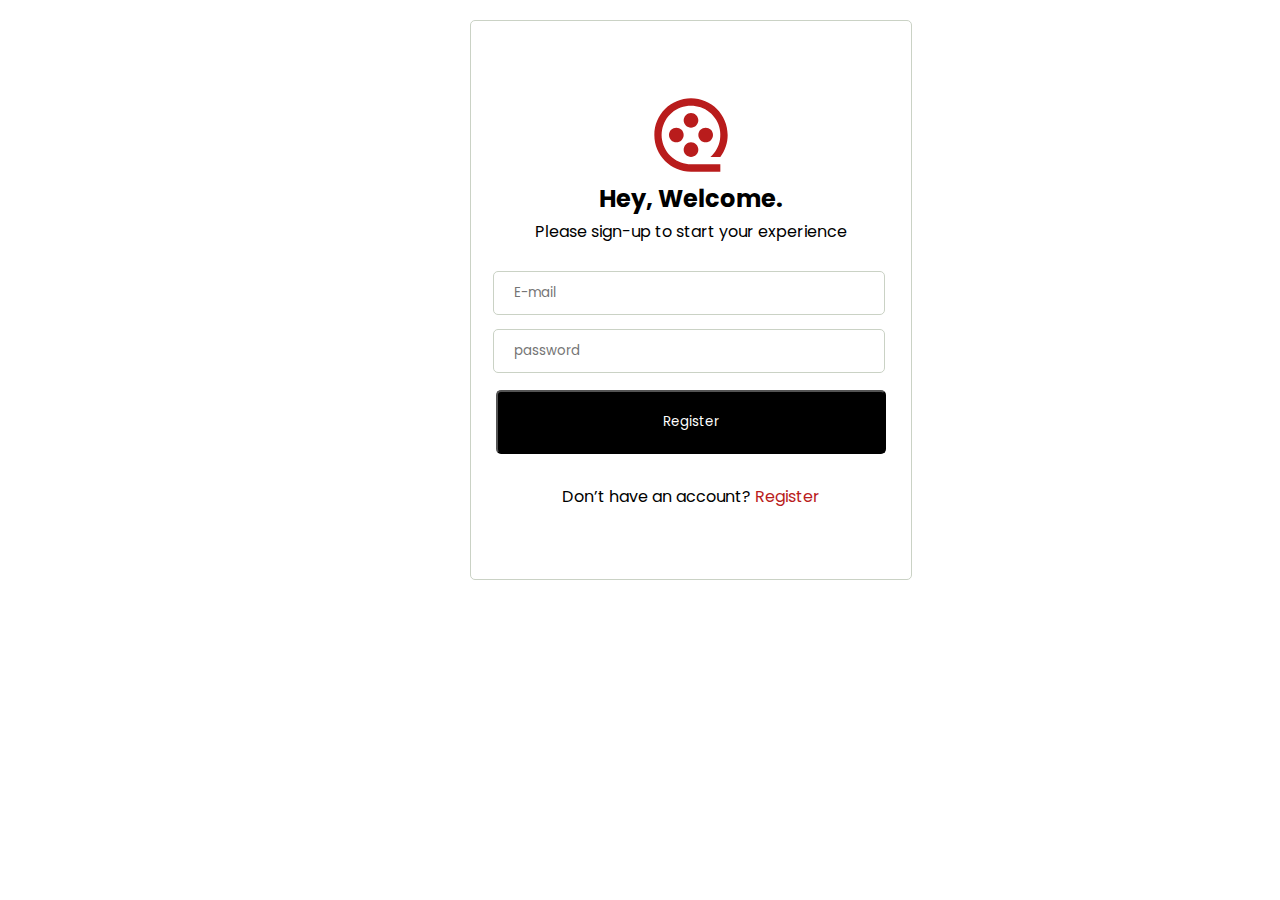
<file: index2.html>
<!DOCTYPE html>
<html lang="en">
<head>
    <meta charset="UTF-8">
    <meta name="viewport" content="width=device-width, initial-scale=1.0">
    <link rel="preconnect" href="https://fonts.googleapis.com">
    <link rel="shortcut icon" href="./image/tv.png" type="image/x-icon">
<link rel="preconnect" href="https://fonts.gstatic.com" crossorigin>
<link href="https://fonts.googleapis.com/css2?family=Poppins:ital,wght@0,100;0,200;0,300;0,400;0,500;0,600;0,700;0,800;0,900;1,100;1,200;1,300;1,400;1,500;1,600;1,700;1,800;1,900&display=swap" rel="stylesheet">
    <link rel="stylesheet" href="style.css">
    <title>Movix</title>
</head>
<body>
  <div class="signup-container">
   <svg width="88" height="88" viewBox="0 0 88 88" fill="none" xmlns="http://www.w3.org/2000/svg">
        <path d="M43.9999 73.3334H73.3333V80.6667H43.9999C23.7489 80.6667 7.33325 64.251 7.33325 44C7.33325 23.749 23.7489 7.33337 43.9999 7.33337C64.2509 7.33337 80.6666 23.749 80.6666 44C80.6783 51.9355 78.1039 59.6587 73.3333 66H63.4039C68.5529 61.4591 71.946 55.256 72.9924 48.4709C74.0387 41.6859 72.6721 34.7487 69.1305 28.8675C65.5888 22.9863 60.0965 18.5337 53.61 16.2849C47.1234 14.0362 40.0536 14.1339 33.6317 16.5609C27.2098 18.9879 21.8425 23.5906 18.4647 29.5674C15.0868 35.5442 13.9123 42.5164 15.1457 49.27C16.3791 56.0235 19.9422 62.1305 25.2146 66.5275C30.487 70.9245 37.1347 73.3329 43.9999 73.3334ZM43.9999 36.6667C42.055 36.6667 40.1897 35.8941 38.8145 34.5188C37.4392 33.1436 36.6666 31.2783 36.6666 29.3334C36.6666 27.3885 37.4392 25.5232 38.8145 24.1479C40.1897 22.7727 42.055 22 43.9999 22C45.9448 22 47.8101 22.7727 49.1854 24.1479C50.5606 25.5232 51.3333 27.3885 51.3333 29.3334C51.3333 31.2783 50.5606 33.1436 49.1854 34.5188C47.8101 35.8941 45.9448 36.6667 43.9999 36.6667ZM29.3333 51.3334C27.3883 51.3334 25.5231 50.5608 24.1478 49.1855C22.7725 47.8102 21.9999 45.945 21.9999 44C21.9999 42.0551 22.7725 40.1899 24.1478 38.8146C25.5231 37.4393 27.3883 36.6667 29.3333 36.6667C31.2782 36.6667 33.1434 37.4393 34.5187 38.8146C35.894 40.1899 36.6666 42.0551 36.6666 44C36.6666 45.945 35.894 47.8102 34.5187 49.1855C33.1434 50.5608 31.2782 51.3334 29.3333 51.3334ZM58.6666 51.3334C56.7217 51.3334 54.8564 50.5608 53.4811 49.1855C52.1059 47.8102 51.3333 45.945 51.3333 44C51.3333 42.0551 52.1059 40.1899 53.4811 38.8146C54.8564 37.4393 56.7217 36.6667 58.6666 36.6667C60.6115 36.6667 62.4768 37.4393 63.852 38.8146C65.2273 40.1899 65.9999 42.0551 65.9999 44C65.9999 45.945 65.2273 47.8102 63.852 49.1855C62.4768 50.5608 60.6115 51.3334 58.6666 51.3334ZM43.9999 66C42.055 66 40.1897 65.2274 38.8145 63.8522C37.4392 62.4769 36.6666 60.6116 36.6666 58.6667C36.6666 56.7218 37.4392 54.8565 38.8145 53.4813C40.1897 52.106 42.055 51.3334 43.9999 51.3334C45.9448 51.3334 47.8101 52.106 49.1854 53.4813C50.5606 54.8565 51.3333 56.7218 51.3333 58.6667C51.3333 60.6116 50.5606 62.4769 49.1854 63.8522C47.8101 65.2274 45.9448 66 43.9999 66Z" fill="#B91C1C"/>
        </svg>
    <div class="sign-up">
        <h2 class="text-signup">Hey, Welcome.</h2>
        <p class="p-signup">Please sign-up to start your experience</p>
        <form  class="forms" action="">
                <input type="email" class="fname" placeholder="E-mail" required>
                <input type="password" class="fname" placeholder="password" required>
                <button  class="btn-submit" type="submit" value="submit">Register</button>
        </form>
        <p class="p-signup">Don’t have an account? <a href="index.html">Register</a></p>
       
    </div>
</div> 
</body>
</html>
</file>
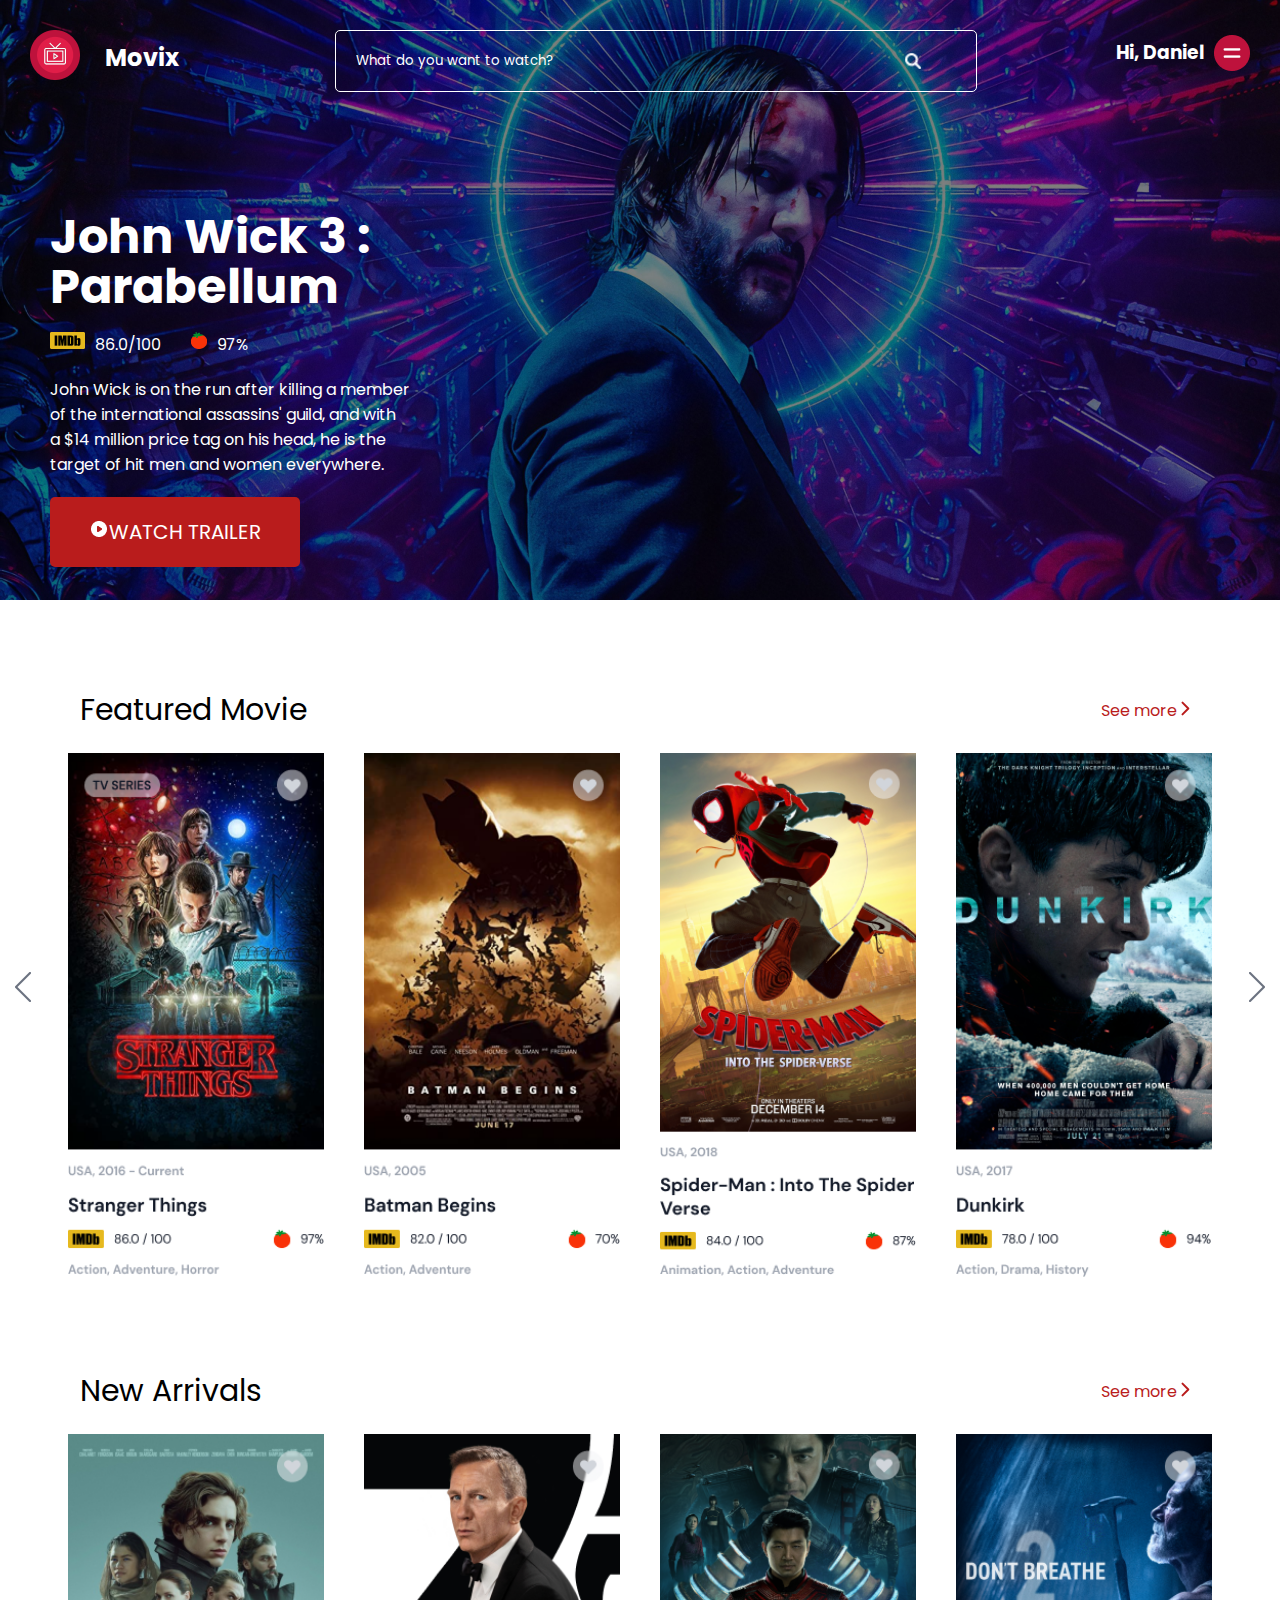
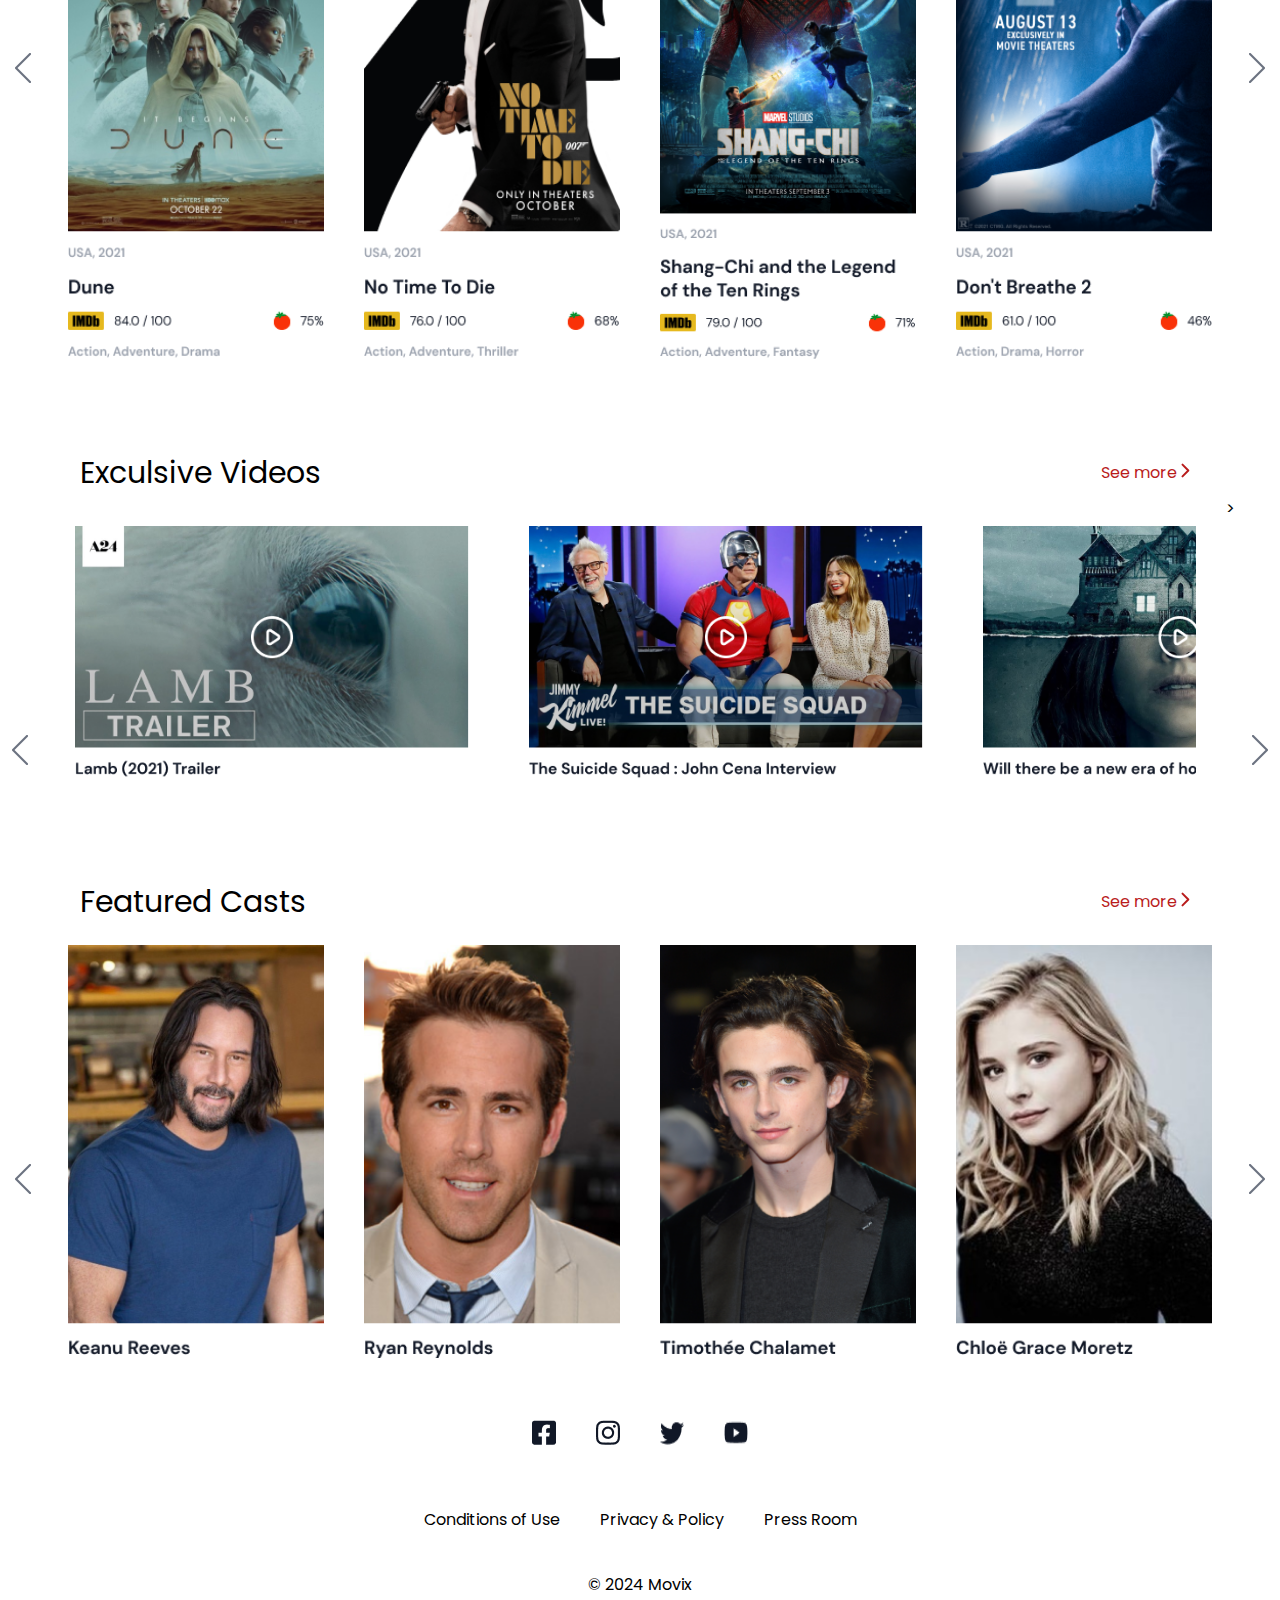
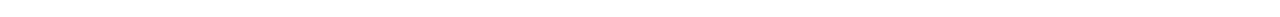
<file: index3.html>
<!DOCTYPE html>
<html lang="en">
<head>
    <meta charset="UTF-8">
    <meta name="viewport" content="width=device-width, initial-scale=1.0">
    <link rel="stylesheet" href="style2.css">
    <link rel="shortcut icon" href="./image/tv.png" type="image/x-icon">
    <link rel="preconnect" href="https://fonts.googleapis.com">
<link rel="preconnect" href="https://fonts.gstatic.com" crossorigin>
<link href="https://fonts.googleapis.com/css2?family=Poppins:ital,wght@0,100;0,200;0,300;0,400;0,500;0,600;0,700;0,800;0,900;1,100;1,200;1,300;1,400;1,500;1,600;1,700;1,800;1,900&display=swap" rel="stylesheet">
    <title>Movix Homepage</title>
</head>
<body>
    <div class="hero-section">
<nav class="hero-nav">
  <div class="hero-first">
   <img class="tv" src="./image/tv.png">
        <h2 >Movix</h2>  
  </div> 

  <input type="text" class="fname" placeholder="What do you want to watch?"><img class="search" src="./image/Search.png"/>
<div class="hero-name">
    <h3 class="hero">Hi, Daniel
    </h3>
    <img class="menu"  src="./image/Menu.png"/>
</div>
  
</nav>

<div class="hero-text">
    <h2 class="heroo">John Wick 3 :<br> Parabellum</h2>
    <div class="imdb">
            <img src="./image/imd.png"/>
            <p>86.0/100</p>
            <div class="tomato">
                <img src="./image/tomato.png"/>
                <p>97%</p>
            </div>
    </div>
    <p>John Wick is on the run after killing a member <br> of the international assassins' guild, and with <br> a $14 million price tag on his head, he is the <br> target of hit men and women everywhere.</p>
    <a href="https://www.youtube.com/watch?v=M7XM597XO94" target="_blank">
        <button class="btn"><img class="play" src="./image/Play.png"/>Watch Trailer</button>
    </a>
    </div>
    </div>
   <div class="movie-container">
    <div class="movie-cards">
        <h2 class="moves">Featured Movie</h2>
        <p>See more <svg width="9" height="15" viewBox="0 0 9 15" fill="none" xmlns="http://www.w3.org/2000/svg">
            <path d="M1.5 1.66665L7.33333 7.49998L1.5 13.3333" stroke="#B91C1C" stroke-width="2" stroke-linecap="round" stroke-linejoin="round"/>
            </svg>
            </p>
        </div>
        <div class="movies">
            <img  class="chevron" src="./image/Chevron right (1).png"/>
            <img class="mov-img" src="./image/Movie Card.png"/>
            <img class="mov-img" src="./image/Movie Card (1).png"/>
            <img class="mov-img" src="./image/Movie Card (2).png"/>
            <img class="mov-img" src="./image/Movie Card (3).png"/>
            <img class="chevron" src="./image/Chevron right.png"/>
                </div>
    </div>

    <div class="movie-container">
        <div class="movie-cards">
            <h2 class="">New Arrivals</h2>
            <p>See more <svg width="9" height="15" viewBox="0 0 9 15" fill="none" xmlns="http://www.w3.org/2000/svg">
                <path d="M1.5 1.66665L7.33333 7.49998L1.5 13.3333" stroke="#B91C1C" stroke-width="2" stroke-linecap="round" stroke-linejoin="round"/>
                </svg>
                </p>
            </div>
            <div class="movies">
                <img  class="chevron" src="./image/Chevron right (1).png"/>
                <img class="mov-img" src="./image/Movie Card (8).png"/>
                <img class="mov-img" src="./image/Movie Card (9).png"/>
                <img class="mov-img" src="./image/Movie Card (5).png"/>
                <img class="mov-img" src="./image/Movie Card (10).png"/>
                <img class="chevron" src="./image/Chevron right.png"/>
                    </div>
        </div>

        <div class="movie-container">
            <div class="movie-cards">
                <h2 class="exec">Exculsive Videos</h2>
                <p>See more <svg width="9" height="15" viewBox="0 0 9 15" fill="none" xmlns="http://www.w3.org/2000/svg">
                    <path d="M1.5 1.66665L7.33333 7.49998L1.5 13.3333" stroke="#B91C1C" stroke-width="2" stroke-linecap="round" stroke-linejoin="round"/>
                    </svg>
                    </p>
                </div>
                <div class="movies">
                    <img  class="chevron" src="./image/Chevron right (1).png"/>
                    <img class="mov1-img" src="./image/Video.png"/>
                    <img class="mov1-img" src="./image/Video (1).png"/>
                    <img class="mov1-img" src="./image/Video (2).png"/>>
                    <img class="chevron" src="./image/Chevron right.png"/>
                        </div>
            </div>
   
            <div class="movie-container">
                <div class="movie-cards">
                    <h2>Featured Casts</h2>
                    <p>See more <svg width="9" height="15" viewBox="0 0 9 15" fill="none" xmlns="http://www.w3.org/2000/svg">
                        <path d="M1.5 1.66665L7.33333 7.49998L1.5 13.3333" stroke="#B91C1C" stroke-width="2" stroke-linecap="round" stroke-linejoin="round"/>
                        </svg>
                        </p>
                    </div>
                    <div class="movies">
                        <img  class="chevron" src="./image/Chevron right (1).png"/>
                        <img class="mov-img" src="./image/Cast Card (2).png"/>
                        <img class="mov-img" src="./image/Cast Card (3).png"/>
                        <img class="mov-img" src="./image/Cast Card (1).png"/>
                        <img class="mov-img" src="./image/Cast Card.png"/>
                        <img class="chevron" src="./image/Chevron right.png"/>
                            </div>
                </div>
        <footer class="contain">
            <div class="foot-texts">
                <div class="foot-icons">
                    <img src="./image/facebook.png"/>
                    <img src="./image/insta.png"/>
                    <img src="./image/x.png"/>
                    <img src="./image/youtube.png"/>
                </div>
                  <div class="foots">
                    <p>Conditions of Use</p>
                
                    <p>Privacy & Policy</p>
                    
                    <p>Press Room</p>
                    
                  </div>
                  <p>© 2024 Movix</p>
            </div>
          
        </footer>
</body>
</html>
</file>
<file: style.css>
*{
    margin: 0;
    padding: 0;
    font-family: "Poppins", sans-serif;
}

.signup-container{
    display: flex;
    justify-content: center;
    align-items: center;
    flex-direction: column;
border: 1px solid #cad2c5;
border-radius: 5px;
width: 300px;
margin-left: 470px;
margin-top: 20px;
  /* margin: 60px; */
  padding: 70px;
}
.sign-up{
    margin-top: 0px;
}
.text-signup{
    text-align: center;
    line-height: 40px;
}

.forms{
display: flex;
flex-direction: column;
padding: 20px;
}

.fname{
    padding: 20px;
    margin: 7px;
  width: 350px;
  border-radius: 5px;
  border: 1px solid #cad2c5;
    height: 2px;
}
.btn-submit{
    padding: 20px;
    margin: 10px;
    width: 390px;
    background-color: #000;
    color: #FFf;
    border-radius: 5px;
}
.btn-submit a{
    text-decoration: none;
    color: #fff;
}
.p-signup{
    text-align: center;
}
.p-signup a{
    text-decoration: none;
    color: #B91C1C;
}
</file>
<file: style2.css>
*{
    margin: 0;
    padding: 0;
    font-family: "Poppins", sans-serif;
}

.hero-section{
    background-image:  url(./image/Poster.png);
    color: #fff;
    background-repeat: no-repeat;
    background-size: fill;
    padding: 30px;
    height: auto;
}
.tv{
    width: 50px;
    height: 50px;
}
.search{
width: 18px;
height: 18px;
margin-left: -230px;
margin-top: 22px;
}
.menu{
    width: 36px;
    height: 36px;
    margin-top: 5px;
}
.hero-nav{
    display: flex;
    justify-content: space-between;
}
.hero-first{
    /* margin-bottom: -10px; */
    display: flex;
}

.hero-first h2{
    line-height: 55px;
    margin-left: 25px;
}
.hero-name{
    display: flex;
}
.hero-name h3{
    line-height: 45px;
    margin-left: 38px;
    margin-right: 10px;
}

.fname{
    width: 600px;
    background: transparent;
    border: 1px solid #fff;
    border-radius: 5px;
    padding: 20px;
}
.fname::placeholder{
    color: white;
}



.heroo{
    font-size: 48px;
    line-height: 50px;
    margin-bottom: 20px;
}

.hero-text{
    padding: 20px;
    /* margin-bottom: 380px; */
    margin-top: 100px;
}

.btn{
    background: #B91C1C;
    color: #fff;
    padding: 20px;
    text-transform: uppercase;
    width: 250px;
    margin-top: 20px;
    font-size: 20px;
    border: none;
    border-radius: 5px;
    cursor: pointer;
}
.btn:hover{
    background-color: transparent;
    color: #fff;
    border: 2px solid #fff;
}
.play:hover{
    background-color: #B91C1C;
}
.imdb{
    display: flex;
    margin-bottom: 20px;
}
.imdb img{
    width: 35px;
    height: 17px;
}

.imdb p{
    margin-left: 10px;
}

.tomato{
    display: flex;
    margin-left: 30px;
}

.tomato img{
    width: 16px;
    height: 17px;
}
.tomato p{
    margin-left: 10px;
}

.mov-img{
    width: 280px;
    margin: 20px;
}
.mov-img:hover{
    /* border: 2px solid #B91C1C; */
    border-radius: 8px;
    padding: 15px;
    box-shadow:0px 3px 2.5px 3.5px #B91C1C;
}
/* .movie-container{
    /* margin-bottom: -130px; */
.movies{
/* display: block; */
/* padding: 60px; */
display: flex;
justify-content: center;
/* margin: 30px; */
/* margin-bottom: 180px; */
}

.movie-cards{
    /* padding: 60px; */
    margin-top: 70px;
    /* margin-bottom: 100px; */
    margin-left: 80px;
    display: flex;
    justify-content: space-between;
    align-items: center;
}
.movie-cards h2{
    font-weight: 400;
    font-size: 30px;
}

.movie-cards p{
    margin-right: 90px;
    color: #B91C1C;
}

.chevron{
    width: 48px;
    height: 48px;
   margin-top: 230px;
}

.mov1-img{
    margin: 30px;
    width: 450px;
    height: 253.1px;
}
.mov-img:hover{
    /* border: 2px solid #B91C1C; */
    border-radius: 8px;
    padding: 15px;
    box-shadow:0px 3px 2.5px 3.5px #e0e1dd;
}

.contain{
    display: flex;
    justify-content: center;
    align-items: center;
}
.foot-icons{
    display: flex;
    justify-content: center;
    margin: 20px;
}

.foot-icons img{
    margin: 20px;
}

.foots{
    display: flex;
}

.foots p{
    margin: 20px;
}

.foot-texts p{
    text-align: center;
    margin: 20px;
}


@media  (max-width: 1024px){
    body{
        width: 100%;
    }
    .hero-section{
        background-image:  url(./image/Poster.png);
        color: #fff;
        background-repeat: no-repeat;
        background-size: cover;
        width: 100%;
    }

    .hero-first h2{
        font-size: 15px;
        line-height: 30px;
        margin-left: 15px;
    }
    .fname{
        display: none;
    }
    .tv{
        width: 25px;
        height: 25px;
    }
    .search{
        width: 16px;
        height: 16px;
        margin-left: 50px;
        margin-top: 10px;
        }
        .hero-nav{
            display: flex;
            justify-content: space-between;
        }
        .hero-name h3{
            line-height: 35px;
            margin-left: 68px;
            margin-right: 10px;
        }
        .menu{
            width: 26px;
            height: 26px;
            margin-top: 5px;
            margin-right: 50px;
        }
        
.heroo{
    font-size: 35px;
    line-height: 40px;
    margin-bottom: 0px;
}

.hero-text{
    /* padding: 20px; */
    /* margin-top: -20px; */
    font-size: 15px;
}
.menu{
   display: block;
}
.movies{
    flex-direction: column;
}
   .chevron{
    display: none;
   }
   .mov1-img{
    margin: 30px;
    width: 220px;
    height: 153.1px;
   }
   .movie-cards p{
    display: none;
}

.btn{
    background: #B91C1C;
    color: #fff;
    padding: 20px;
    text-transform: uppercase;
    width: 250px;
    margin-top: 20px;
    font-size: 20px;
    border: none;
    border-radius: 5px;
}
.search{
    display: none;
}
.imdb{
    margin-top: 20px;
}
.play{
    margin-bottom: -3px;
}
.play:hover{
    background-color: #B91C1C;
}
.foots{
    display: block;
}

@media  (max-width: 768px){
    body{
        width: 100%;
    }
    .hero-section{
        background-image:  url(./image/Poster.png);
        color: #fff;
        background-repeat: no-repeat;
        background-size: cover;
        width: 100%;
    }

    .hero-first h2{
        font-size: 15px;
        line-height: 30px;
        margin-left: 15px;
    }
    .fname{
        display: none;
    }
    .tv{
        width: 25px;
        height: 25px;
    }
    .search{
        width: 16px;
        height: 16px;
        margin-left: 50px;
        margin-top: 10px;
        }
        .hero-nav{
            display: flex;
            justify-content: space-between;
        }
        .hero-name h3{
            line-height: 35px;
            margin-left: 68px;
            margin-right: 10px;
        }
        .menu{
            width: 26px;
            height: 26px;
            margin-top: 5px;
            margin-right: 50px;
        }
        
.heroo{
    font-size: 35px;
    line-height: 40px;
    margin-bottom: 0px;
}

.hero-text{
    /* padding: 20px; */
    /* margin-top: -20px; */
    font-size: 15px;
}
.menu{
   display: block;
}
.movies{
    flex-direction: column;
}
   .chevron{
    display: none;
   }
   .mov1-img{
    margin: 30px;
    width: 220px;
    height: 153.1px;
   }
   .movie-cards p{
    display: none;
}

.btn{
    background: #B91C1C;
    color: #fff;
    padding: 20px;
    text-transform: uppercase;
    width: 250px;
    margin-top: 20px;
    font-size: 20px;
    border: none;
    border-radius: 5px;
}
.search{
    display: none;
}
.imdb{
    margin-top: 20px;
}
.play{
    margin-bottom: -3px;
}
.play:hover{
    background-color: #B91C1C;
}
.foots{
    display: block;
}
}


@media  (max-width: 425px){
    body{
        width: 100%;
    }
    .hero-section{
        background-image:  url(./image/Poster.png);
        color: #fff;
        background-repeat: no-repeat;
        background-size: cover;
        width: 100%;
    }

    .hero-first h2{
        font-size: 15px;
        line-height: 30px;
        margin-left: 15px;
    }
    .fname{
        display: none;
    }
    .tv{
        width: 25px;
        height: 25px;
    }
    .search{
        width: 16px;
        height: 16px;
        margin-left: 50px;
        margin-top: 10px;
        }
        .hero-nav{
            display: flex;
            justify-content: space-between;
        }
        .hero-name h3{
            line-height: 35px;
            margin-left: 68px;
            margin-right: 10px;
        }
        .menu{
            width: 26px;
            height: 26px;
            margin-top: 5px;
            margin-right: 50px;
        }
        
.heroo{
    font-size: 35px;
    line-height: 40px;
    margin-bottom: 0px;
}

.hero-text{
    /* padding: 20px; */
    /* margin-top: -20px; */
    font-size: 15px;
}
.menu{
   display: block;
}
.movies{
    flex-direction: column;
}
   .chevron{
    display: none;
   }
   .mov1-img{
    margin: 30px;
    width: 220px;
    height: 153.1px;
   }
   .movie-cards p{
    display: none;
}

.btn{
    background: #B91C1C;
    color: #fff;
    padding: 20px;
    text-transform: uppercase;
    width: 250px;
    margin-top: 20px;
    font-size: 20px;
    border: none;
    border-radius: 5px;
}
.search{
    display: none;
}
.imdb{
    margin-top: 20px;
}
.play{
    margin-bottom: -3px;
}
.play:hover{
    background-color: #B91C1C;
}
.foots{
    display: block;
}

@media  (max-width: 375px){
    body{
        width: 100%;
    }
    .hero-section{
        background-image:  url(./image/Poster.png);
        color: #fff;
        background-repeat: no-repeat;
        background-size: cover;
        width: 100%;
    }

    .hero-first h2{
        font-size: 15px;
        line-height: 30px;
        margin-left: 15px;
    }
    .fname{
        display: none;
    }
    .tv{
        width: 25px;
        height: 25px;
    }
    .search{
        width: 16px;
        height: 16px;
        margin-left: 50px;
        margin-top: 10px;
        }
        .hero-nav{
            display: flex;
            justify-content: space-between;
        }
        .hero-name h3{
            line-height: 35px;
            margin-left: 68px;
            margin-right: 10px;
        }
        .menu{
            width: 26px;
            height: 26px;
            margin-top: 5px;
            margin-right: 50px;
        }
        
.heroo{
    font-size: 35px;
    line-height: 40px;
    margin-bottom: 0px;
}

.hero-text{
    /* padding: 20px; */
    /* margin-top: -20px; */
    font-size: 15px;
}
.menu{
   display: block;
}
.movies{
    flex-direction: column;
}
   .chevron{
    display: none;
   }
   .mov1-img{
    margin: 30px;
    width: 220px;
    height: 153.1px;
   }
   .movie-cards p{
    display: none;
}

.btn{
    background: #B91C1C;
    color: #fff;
    padding: 20px;
    text-transform: uppercase;
    width: 250px;
    margin-top: 20px;
    font-size: 20px;
    border: none;
    border-radius: 5px;
}
.search{
    display: none;
}
.imdb{
    margin-top: 20px;
}
.play{
    margin-bottom: -3px;
}
.play:hover{
    background-color: #B91C1C;
}
.foots{
    display: block;
}


@media  (max-width: 320px){
    body{
        width: 100%;
    }
    .hero-section{
        background-image:  url(./image/Poster.png);
        color: #fff;
        background-repeat: no-repeat;
        background-size: cover;
        width: 100%;
    }

    .hero-first h2{
        font-size: 15px;
        line-height: 30px;
        margin-left: 15px;
    }
    .fname{
        display: none;
    }
    .tv{
        width: 25px;
        height: 25px;
    }
    .search{
        width: 16px;
        height: 16px;
        margin-left: 50px;
        margin-top: 10px;
        }
        .hero-nav{
            display: flex;
            justify-content: space-between;
        }
        .hero-name h3{
            line-height: 35px;
            margin-left: 68px;
            margin-right: 10px;
        }
        .menu{
            width: 26px;
            height: 26px;
            margin-top: 5px;
            margin-right: 50px;
        }
        
.heroo{
    font-size: 35px;
    line-height: 40px;
    margin-bottom: 0px;
}

.hero-text{
    /* padding: 20px; */
    /* margin-top: -20px; */
    font-size: 15px;
}
.menu{
   display: block;
}
.movies{
    flex-direction: column;
}
   .chevron{
    display: none;
   }
   .mov1-img{
    margin: 30px;
    width: 220px;
    height: 153.1px;
   }
   .movie-cards p{
    display: none;
}

.btn{
    background: #B91C1C;
    color: #fff;
    padding: 20px;
    text-transform: uppercase;
    width: 250px;
    margin-top: 20px;
    font-size: 20px;
    border: none;
    border-radius: 5px;
}
.search{
    display: none;
}
.imdb{
    margin-top: 20px;
}
.play{
    margin-bottom: -3px;
}
.play:hover{
    background-color: #B91C1C;
}
.foots{
    display: block;
}
}
}
}
}
</file>
